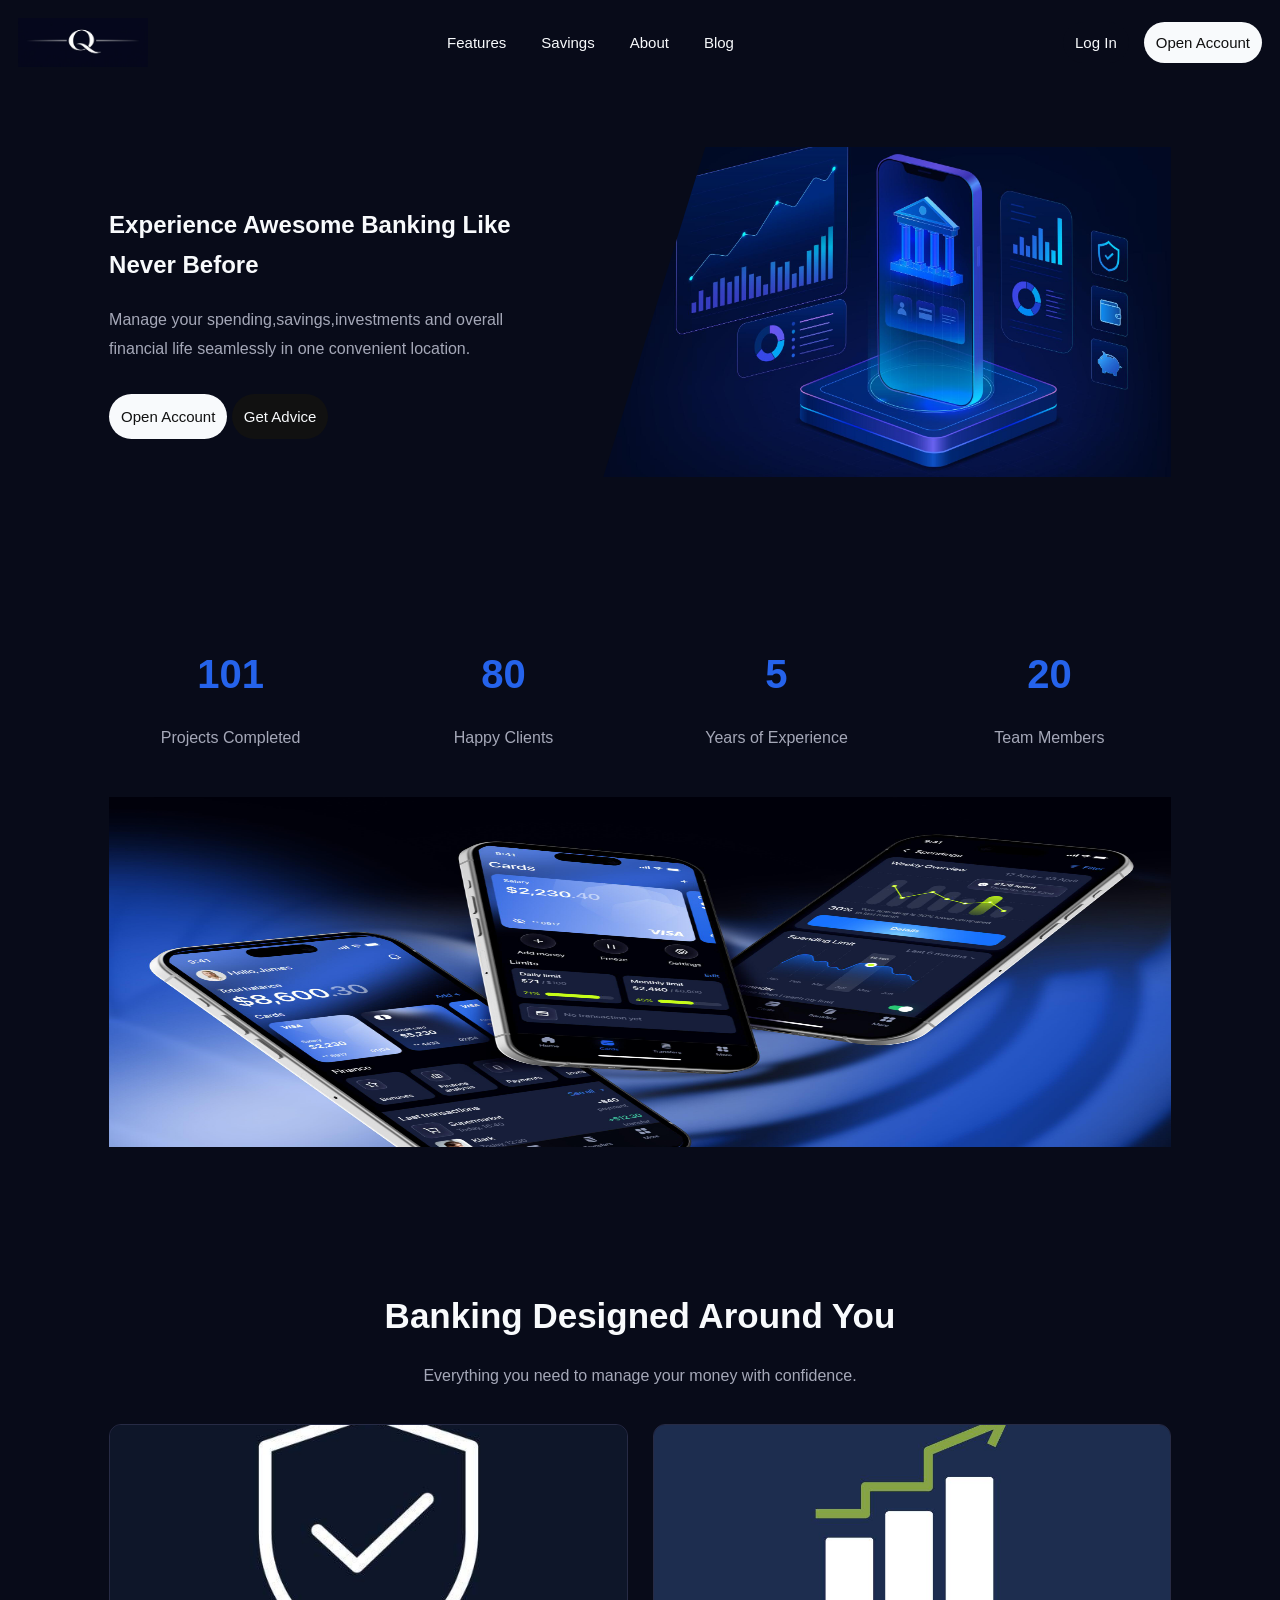
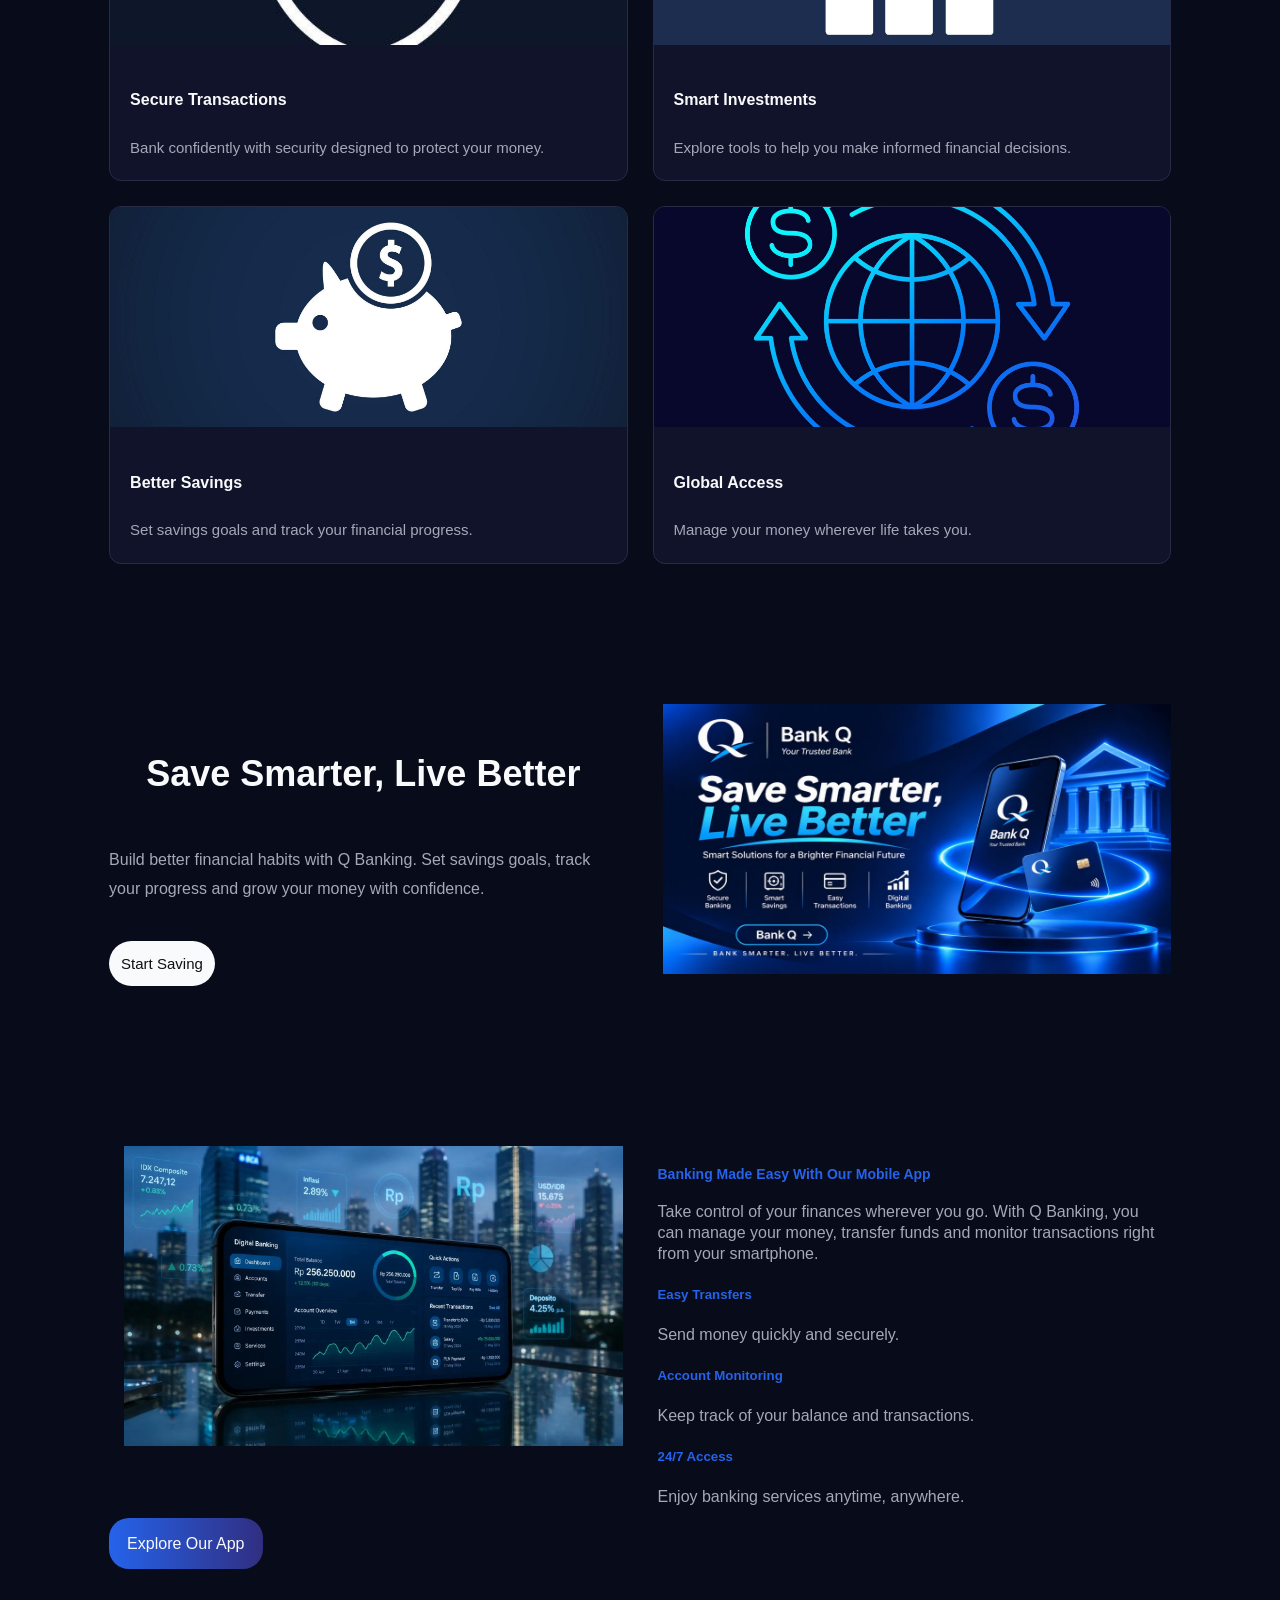
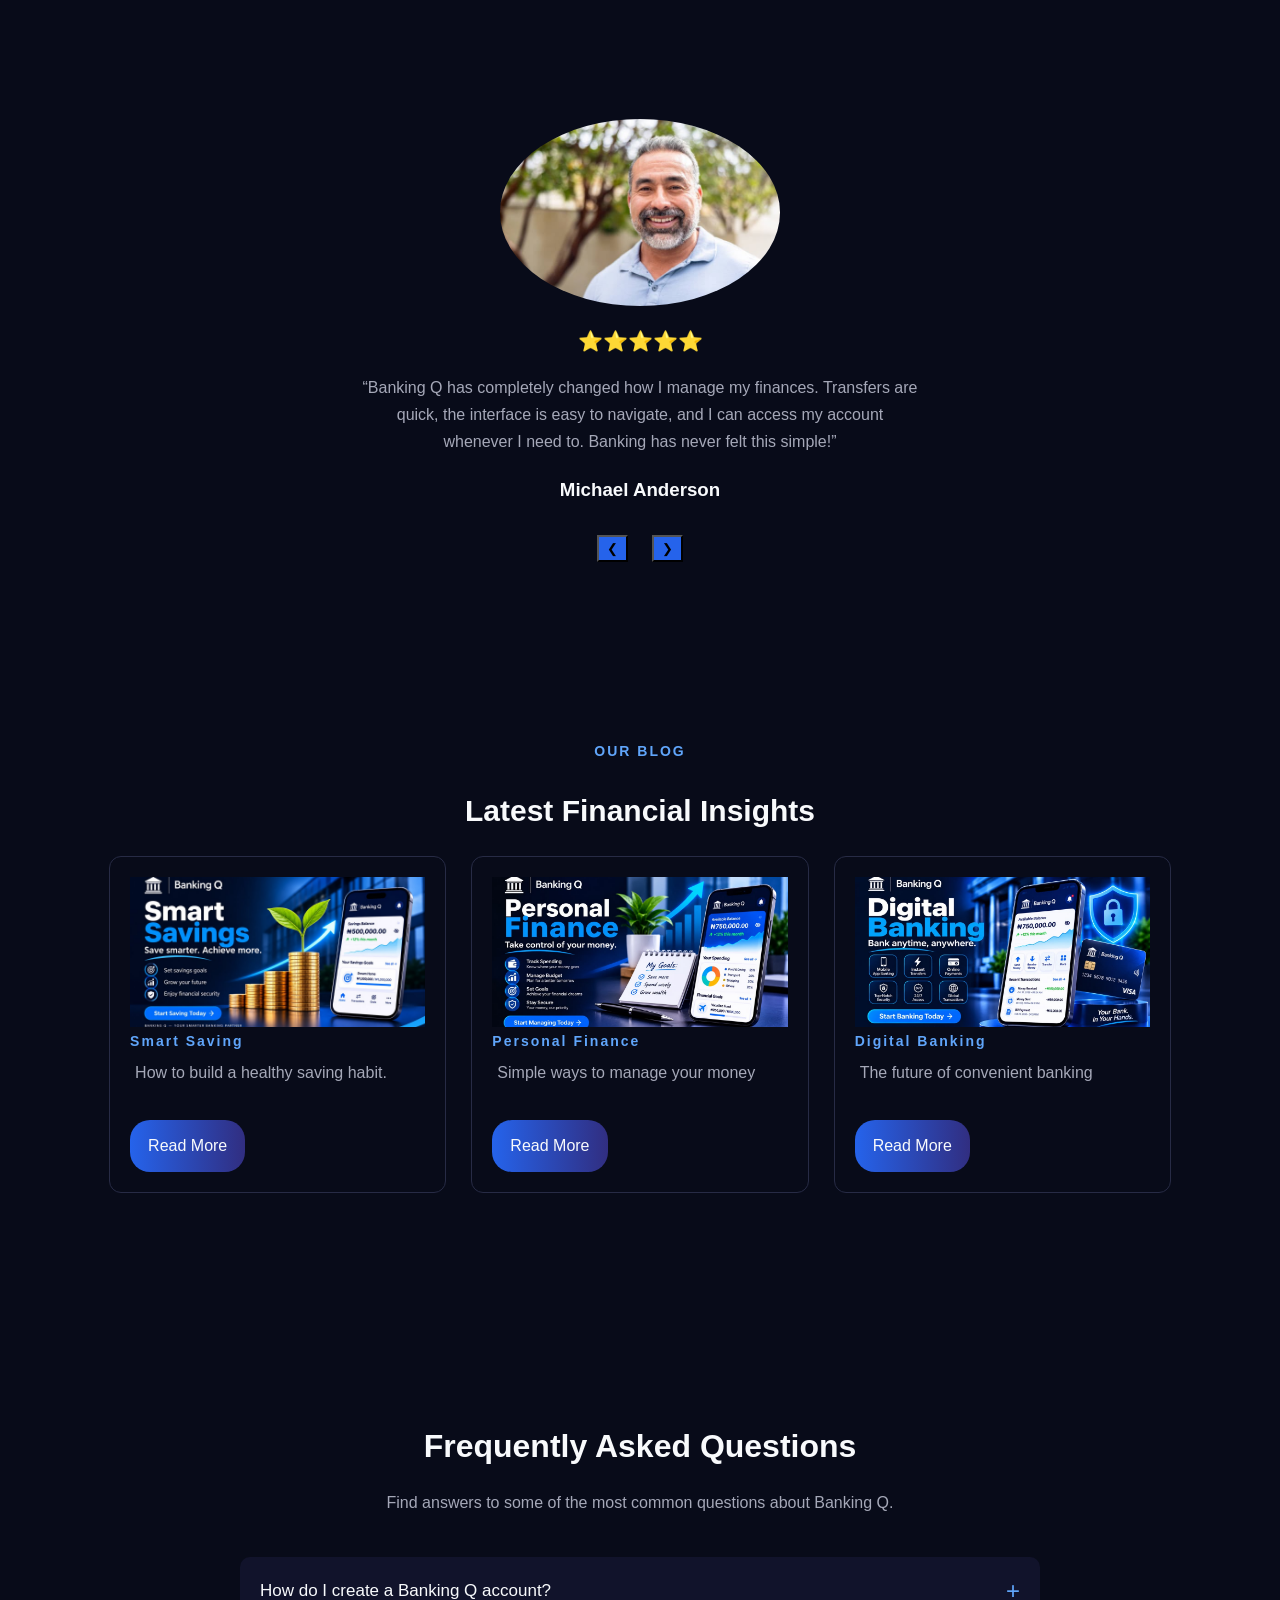
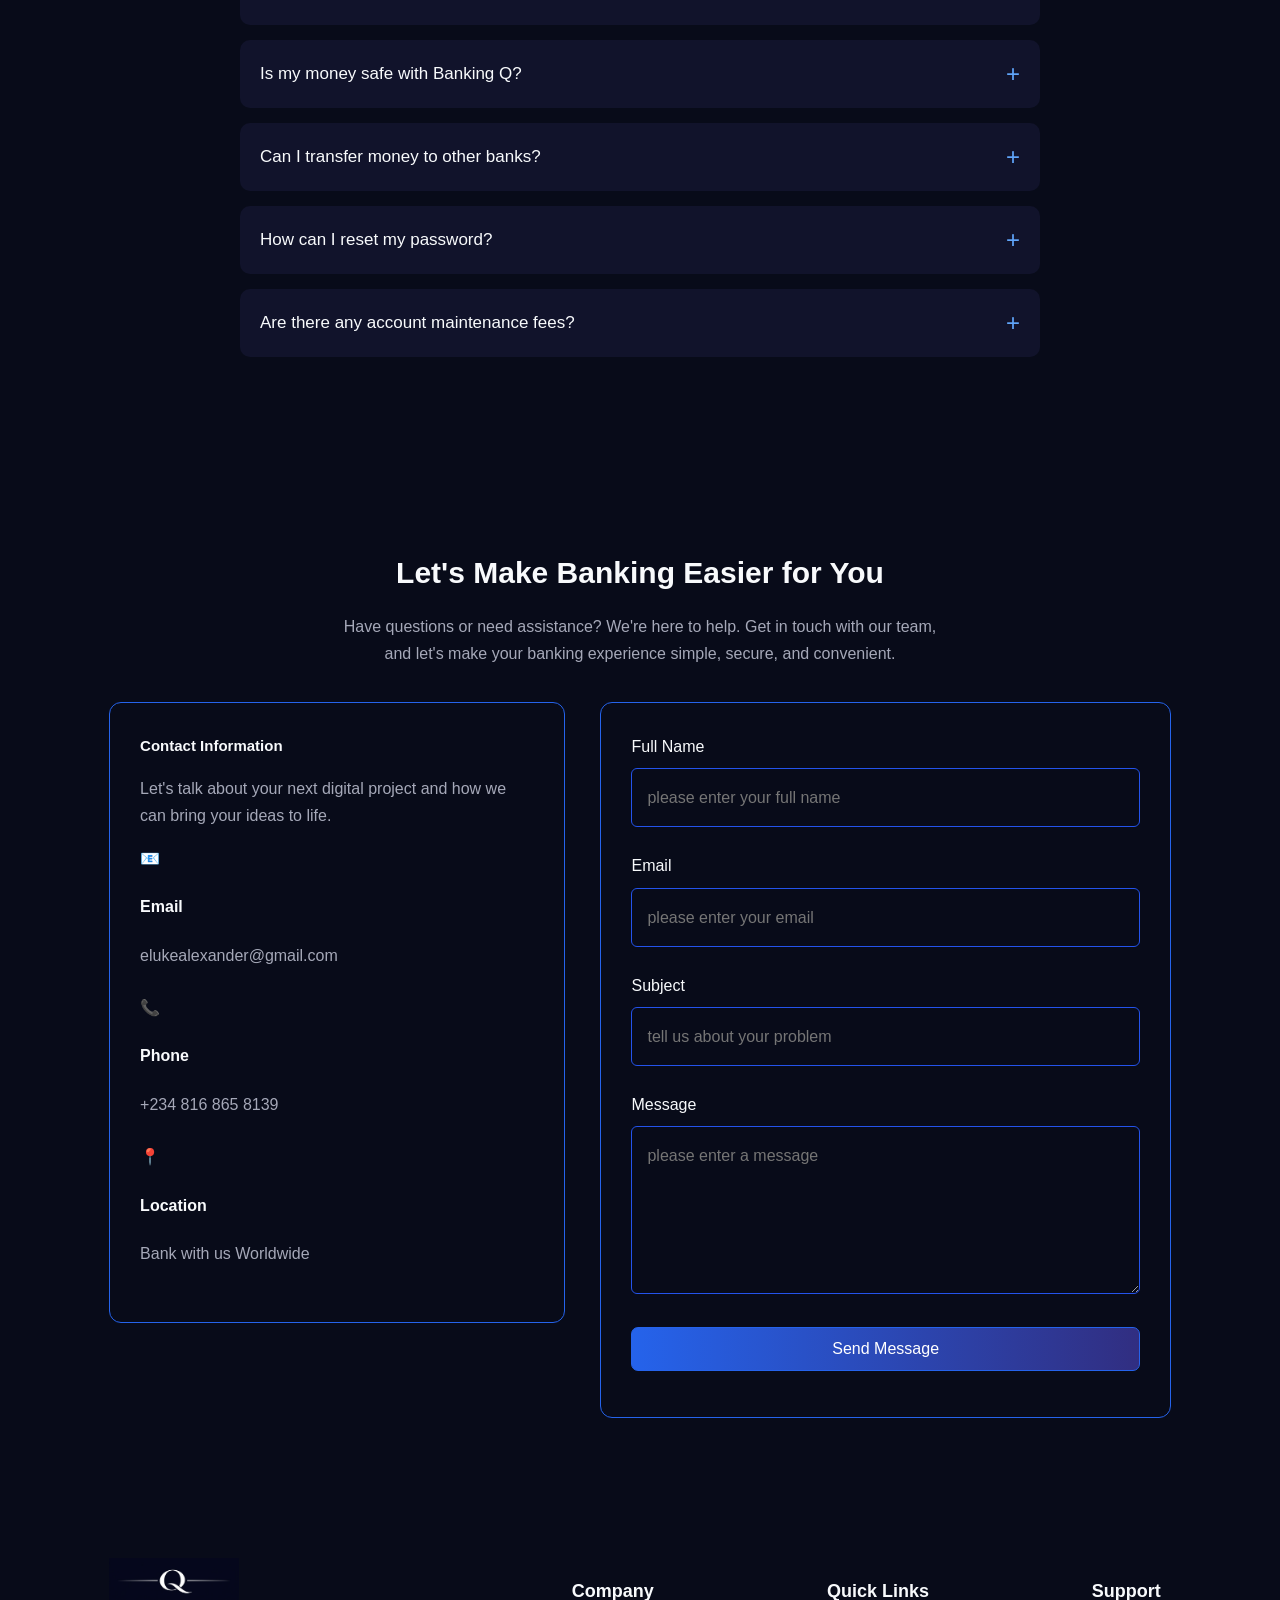
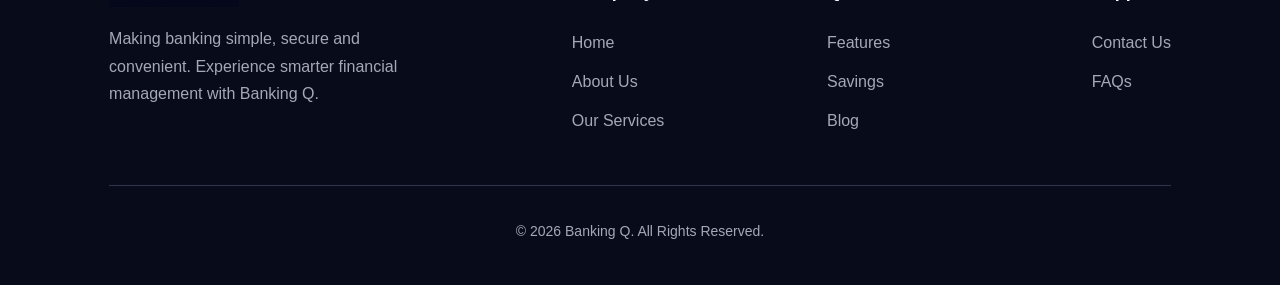
<file: index.html>
<!DOCTYPE html>
<html lang="en">
    <head>
        <meta charset="UTF-8" />
        <meta name="viewport" content="width=device-width, initial-scale=1.0">
        <link rel="stylesheet" href="banking.css">
        <title>Banking Q</title>
    </head>
    <body>
       <header>
       <nav>
                <img src="bankinglogo2.jpeg" alt="Banking Q Logo">

        <ul id="navLinks">
            <li><a href="#features" id="featuresLinks">Features</a></li>
            <li><a href="#savings" id="savingsLinks">Savings</a></li>
            <li><a href="#about" id="aboutLinks">About</a></li>
            <li><a href="#blog" id="blogLinks">Blog</a></li>
            
            <li class="mobile-nav-item">
             <a href="login.html">Log In</a>
            </li>

            <li class="mobile-nav-item">
               <a href="reg.html">Open Account</a>
            </li>
        </ul>

       <div class="nav-buttons">
            <a href="login.html" class="Btn">Log In</a>
            <a href="reg.html" class="Btn-contact">Open Account</a>
       </div>

             <button id="menuButton" class="menu-button" type="button">☰</button>
       </nav>
        </header>
        
        <section class="hero" id="home">
            <div class="hero-content">
                <div class="hero-text">
                    <h1>
                        Experience Awesome Banking Like Never Before
                    </h1>
                    <p>
                        Manage your spending,savings,investments and overall financial 
                        life seamlessly in one convenient location.
                    </p>
                    
                    <a href="reg.html" class="open-acct">Open Account</a>
                    <a href="#contact" class="get-ad">Get Advice</a>
                </div>
                <div class="hero-side-text">
                    <img src="bank%20structure.jpg" alt="bank logo">
                </div>
            </div>
        </section>
        
        <section class="statistics">
    <div class="stat">
        <h2 class="counter" data-target="150">2</h2>
        <p>Projects Completed</p>
    </div>

    <div class="stat">
        <h2 class="counter" data-target="80">2</h2>
        <p>Happy Clients</p>
    </div>

    <div class="stat">
        <h2 class="counter" data-target="5">0</h2>
        <p>Years of Experience</p>
    </div>

    <div class="stat">
        <h2 class="counter" data-target="20">2</h2>
        <p>Team Members</p>
        
    </div>
            <img src="bank%20hero.jpg" alt="bank hero">
</section>
        
        <section class="features-section" id="features">
            <div class="features-heading">
                <h2>Banking Designed Around You</h2>
                <p>
                     Everything you need to manage your money with confidence.
                </p>
            </div>
            <div class="features-container">
                
                <div class="features-card">
                    <div class="features-img">
                        <img src="secure%20transaction1.jpg" alt="secure transaction">
                    </div>
                    <div class="features-content">
                        <h4>Secure Transactions</h4>
                        <p>
                            Bank confidently with security designed to protect your money.
                        </p>
                    </div>
                </div>
                
                <div class="features-card">
                    <div class="features-img">
                        <img src="smart%20investment1.jpg" alt="smart investment">
                    </div>
                    <div class="features-content">
                        <h4>Smart Investments</h4>
                        <p>
                            Explore tools to help you make informed financial decisions.
                        </p>
                    </div>
                </div>
                <div class="features-card">
                    <div class="features-img">
                        <img src="better%20saving1.jpg" alt="better savings">
                    </div>
                    <div class="features-content">
                        <h4>Better Savings</h4>
                        <p>
                            Set savings goals and track your financial progress.
                        </p>
                    </div>
                </div>
                <div class="features-card">
                    <div class="features-img">
                        <img src="global%20access.jpg" alt="global access">
                    </div>
                    <div class="features-content">
                        <h4>Global Access</h4>
                        <p>Manage your money wherever life takes you.</p>
                    </div>
                </div>
            </div>
        </section>
        
        <section class="savings-section" id="savings">
            <div class="savings-container">
                <div class="savings-content">
                    <h4>Save Smarter, Live Better</h4>
                    
                    <p>
                         Build better financial habits with Q Banking.
                         Set savings goals, track your progress and grow
                         your money with confidence.
                    </p>
                    <br>
                    <a href="reg.html" class="open-acct">Start Saving</a>
                </div>
                <img src="bankp.jpg.jpeg" alt="bank savings">
            </div>
        </section>
        
        <section class="app-showcase" id="about">
            <div class="app-container">
                <img src="bank%20digital.jpg" alt="bank digital">
                
                
                <div class="app-content">
                    <h4>
                        Banking Made Easy With Our Mobile App
                    </h4>
                <p>
                    Take control of your finances wherever you go.
                    With Q Banking, you can manage your money,
                    transfer funds and monitor transactions
                    right from your smartphone.
                </p>
                    <div class="app-features">
                        <div>
                             <h5>Easy Transfers</h5>
                             <p>Send money quickly and securely.</p>
                        </div>
                        <div>
                             <h5>Account Monitoring</h5>
                             <p>Keep track of your balance and transactions.</p>
                        </div>
                        <div>
                            <h5>24/7 Access</h5>
                            <p>Enjoy banking services anytime, anywhere.</p>
                        </div>
                    </div>
                </div>
            </div>
             <a href="reg.html" class="app-Btn">Explore Our App</a>
        </section>
        
        <section class="review-section" id="review">
            <div class="review-container">
                <div class="review active">
                    <img src="testimonial1.jpeg.jpeg" alt="testimonial1">
                    <div class="kstar">⭐⭐⭐⭐⭐</div>
                    <p>
                       “Banking Q has completely changed how I manage my finances. Transfers are quick,
                        the interface is easy to navigate, and I can access my account whenever I need to. 
                        Banking has never felt this simple!”
                    </p>
                    <h3>Michael Anderson</h3>
                </div>
                
                <div class="review">
                    <img src="testimonial2.jpeg.jpeg" alt="testimonial2">
                     <div class="kstar">⭐⭐⭐⭐⭐</div>
                    <p>
                       “I love how convenient Banking Q is. From checking my balance to managing transactions, 
                        everything is just a few clicks away. The platform offers a smooth experience,
                        and I really appreciate its clean and modern design.”
                    </p>
                    <h3>Emily Williams</h3>
                </div>
                
                <div class="review">
                    <img src="testimonial3.jpeg.jpeg" alt="testimonial3">
                    <div class="kstar">⭐⭐⭐⭐⭐</div>
                    <p>
                        “I love how convenient Banking Q is. From checking my balance to managing transactions,
                        everything is just a few clicks away. The platform offers a smooth experience,
                        and I really appreciate its clean and modern design.”
                    </p>
                    <h3>Sarah Johnson</h3>
                </div>
                <button id="prevBtn">❮</button>
                <button id="nextBtn">❯</button>
            </div>
        </section>
        
        <section class="blog" id="blog">
            <div class="blog-heading">
                <span class="blog-label">OUR BLOG</span>
                <h2>Latest Financial Insights</h2>
            </div>
            
            <div class="blog-container">
                
                <article class="blog-card">
                    <div class="blog-content">
                        <img src="smart%20savings.jpeg" alt="smart savings">
                        <span class="blog-category">Smart Saving</span>
                        <p>
                            How to build a healthy saving habit.
                        </p>
                        <br>
                        <a href="#" class="blog-Btn">Read More</a>
                    </div>
                </article>
                
                <article class="blog-card">
                    <div class="blog-content">
                        <img src="personal%20finance.jpg.jpeg" alt="personal finance">
                        <span class="blog-category">Personal Finance</span>
                        <p>
                            Simple ways to manage your money
                        </p>
                        <br>
                        <a href="#" class="blog-Btn">Read More</a>
                    </div>
                </article>
                
                <article class="blog-card">
                    <div class="blog-content">
                        <img src="digital%20banking.jpeg" alt="digital banking">
                        <span class="blog-category">Digital Banking</span>
                        <p>
                            The future of convenient banking
                        </p>
                        <br>
                         <a href="#" class="blog-Btn">Read More</a>
                        
                    </div>
                </article>
                
            </div>
        </section>
        
        <section class="faq" id="faq">

<div class="faq-header">
    <h2>
        Frequently Asked Questions</h2>
    <p>
        Find answers to some of the most common questions about Banking Q.
    </p>
</div>

<div class="faq-container">

    <div class="faq-item">
        <button class="faq-question">
            How do I create a Banking Q account?
            <span>+</span>
        </button>
        <div class="faq-answer">
            <p>
                You can create an account by signing up through our
                platform and providing the required information.
            </p>
        </div>
    </div>

    <div class="faq-item">
        <button class="faq-question">
            Is my money safe with Banking Q?
            <span>+</span>
        </button>
        <div class="faq-answer">
            <p>
                Banking Q is designed with security in mind to help 
                protect your personal and financial information.
            </p>
        </div>
    </div>

    <div class="faq-item">
        <button class="faq-question">
            Can I transfer money to other banks?
            <span>+</span>
        </button>
        <div class="faq-answer">
            <p>
                Yes, the platform is designed to make transferring 
                money to other banks simple and convenient.
            </p>
        </div>
    </div>

    <div class="faq-item">
        <button class="faq-question">
            How can I reset my password?
            <span>+</span>
        </button>
        <div class="faq-answer">
            <p>
                Select the forgot password option and follow
                the instructions to reset your password.
            </p>
        </div>
    </div>

    <div class="faq-item">
        <button class="faq-question">
            Are there any account maintenance fees?
            <span>+</span>
        </button>
        <div class="faq-answer">
            <p>
                Any applicable account fees will be clearly communicated through the platform.
            </p>
        </div>
    </div>

</div>

</section>
        
<section class="contact" id="contact">
    <div class="contact-heading">
        <h2>Let's Make Banking Easier for You</h2>
        
        <p>
            Have questions or need assistance? We're here to help.
            Get in touch with our team, and let's make your banking
            experience simple, secure, and convenient.
        </p>
    </div>
    
    <div class="contact-container">
        <div class="contact-info">
            <h3>Contact Information</h3>
            
            <p>
                Let's talk about your next digital project
                and how we can bring your ideas to life.
            </p>
            
            <div class="contact-items">
            <span>📧</span>
            <h4>Email</h4>
            <p>elukealexander@gmail.com</p>
        </div>
            
            <div class="contact-items">
                <span>📞</span>
                <h4>Phone</h4>
                <p>+234 816 865 8139</p>
            </div>
            
            <div class="contact-items">
                <span>📍</span>
                <h4>Location</h4>
                <p>Bank with us Worldwide</p>
            </div>
        </div>
        
        <div class="contact-form">
            <form id="contactForm">
            
            <div class="form-group">
               <label for="fullName">Full Name</label>
            <input
                type="text"
                id="fullName"
                name="fullName"
                placeholder="please enter your full name"
                required
            >
            </div>
            
            <div class="form-group">
                <label for="email">Email</label>
            <input
                type="email"
                id="email"
                name="email"
                placeholder="please enter your email"
                required
            >
            </div>
            
            <div class="form-group">
                <label for="subject">Subject</label>
                <input
                    type="text"
                    id="subject"
                    name="subject"
                    placeholder="tell us about your problem"
                    required
                >
            </div>
            
            <div class="form-group">
                <label for="message">Message</label>
                <textarea
                    id="message"
                    name="message"
                    rows="5"
                    placeholder="please enter a message"
                    required
                 ></textarea>
            </div>
            
            <button type="submit" class="contact-button">
                Send Message
            </button>
            
            <p id="formMessage" aria-live="polite"></p>
    
            </form>
        </div>
        
    </div>
</section>

<footer class="footer">

    <div class="footer-container">

        <div class="footer-about">
            <img src="bankinglogo2.jpeg"  alt="bank logo">

            <p>
                Making banking simple, secure and convenient.
                Experience smarter financial management with Banking Q.
            </p>
        </div>

        <div class="footer-links">
            <h3>Company</h3>
             <a href="#home">Home</a>
            <a href="#about">About Us</a>
            <a href="#blog">Our Services</a>
        </div>

        <div class="footer-links">
            <h3>Quick Links</h3>
            <a href="#features">Features</a>
            <a href="#savings">Savings</a>
            <a href="#blog">Blog</a>
        </div>

        
        <div class="footer-links">
            <h3>Support</h3>
            <a href="#contact">Contact Us</a>
            <a href="#faq">FAQs</a>
        </div>

    </div>

    <div class="footer-bottom">
        <p>© 2026 Banking Q. All Rights Reserved.</p>
    </div>

</footer>

        
        <script src="banking.js"></script>
    </body>
</html>
</file>
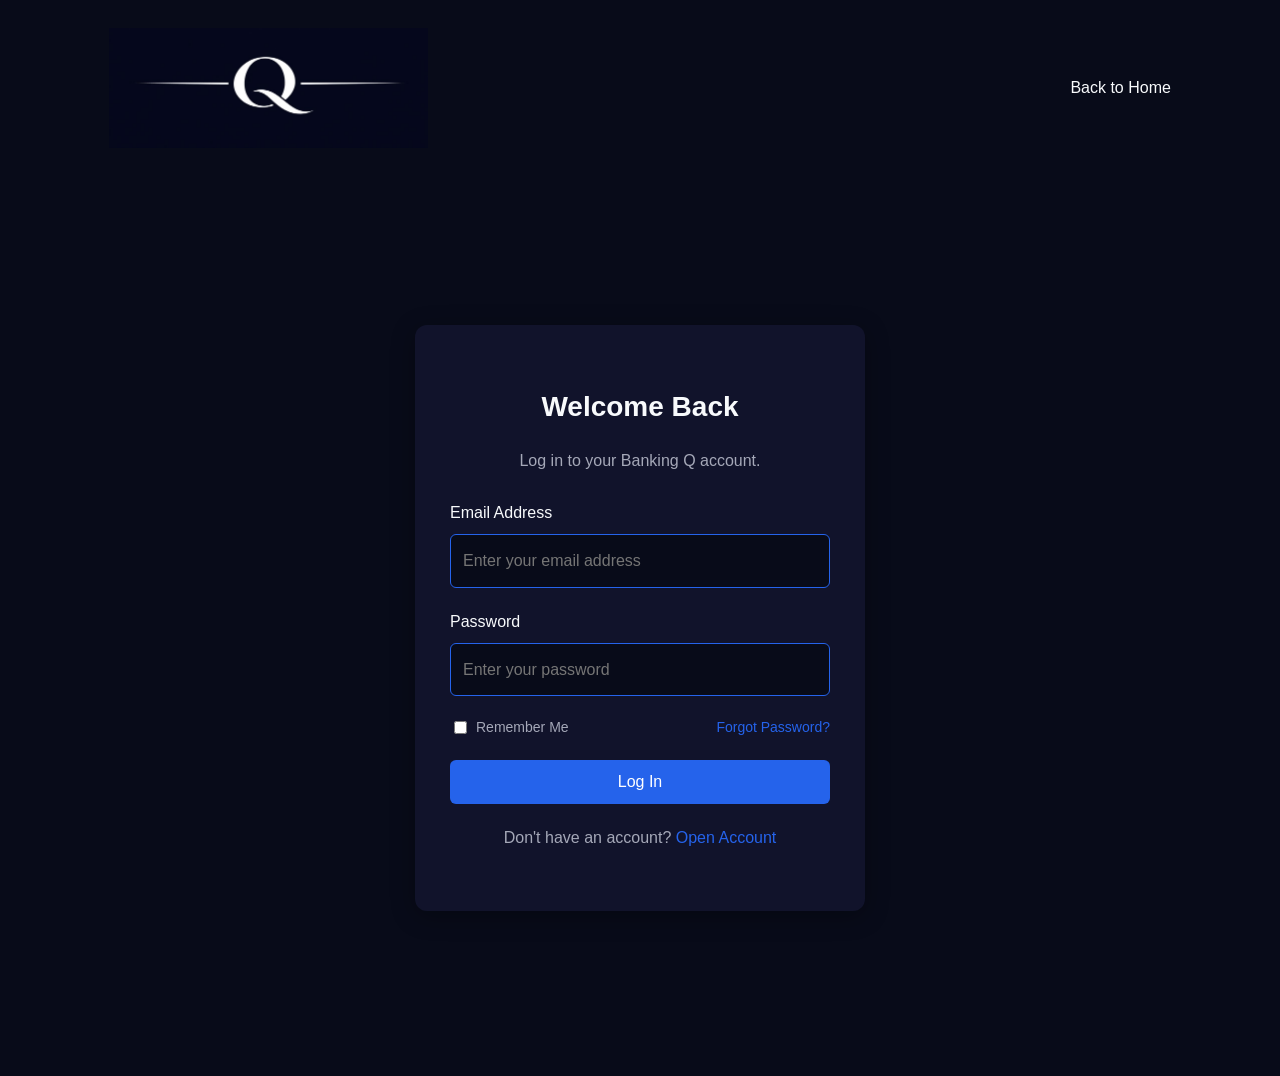
<file: login.html>
<!DOCTYPE html>
<html lang="en">
    <head>
        <meta charset="UTF-8" />
        <meta name="viewport" content="width=device-width, initial-scale=1.0">
    <title>Log In | Banking Q</title>
    <link rel="stylesheet" href="banking.css">
    </head>
    <body>
        
        <header class="login-header">
            <img src="bankinglogo2.jpeg" alt="bank logo">
            <a href="banking.html" class="login-brand">
    </a>

    <a href="banking.html" class="back-home">Back to Home</a>

       </header>
        
        <main>
            <section class="login-section">

    <div class="login-container">

        <h1>Welcome Back</h1>
        <p>Log in to your Banking Q account.</p>

        <form id="loginForm">

            <div class="form-group">
                <label for="loginEmail">Email Address</label>
                <input
                    type="email"
                    id="loginEmail"
                    name="email"
                    placeholder="Enter your email address"
                    required
                >
            </div>

            <div class="form-group">
                <label for="loginPassword">Password</label>
                <input
                    type="password"
                    id="loginPassword"
                    name="password"
                    placeholder="Enter your password"
                    required
                >
            </div>

            <div class="login-options">
                <label>
                    <input type="checkbox" id="rememberMe">
                    Remember Me
                </label>

                <a href="#">Forgot Password?</a>
            </div>

            <button type="submit" class="login-button">
                Log In
            </button>

            <p id="loginMessage" aria-live="polite"></p>

        </form>

        <p class="register-link">
            Don't have an account?
            <a href="reg.html">Open Account</a>
        </p>

    </div>

</section>
        </main>
        <script src="login.js"></script>
    </body>
</html>
</file>
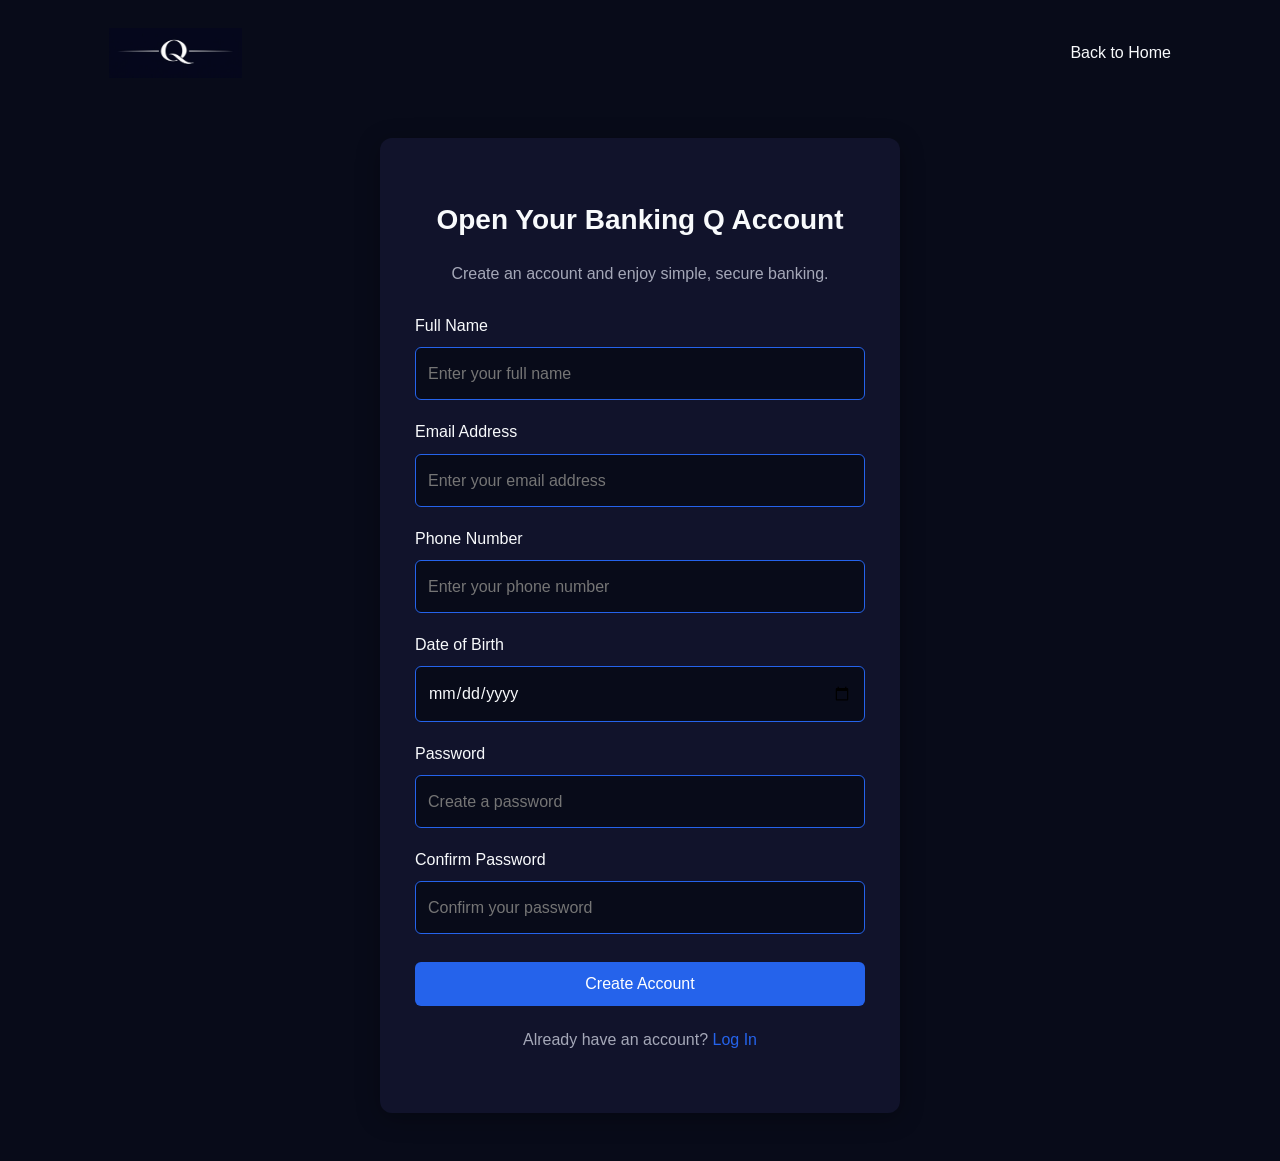
<file: reg.html>
<!DOCTYPE html>
<html lang="en">
    <head>
        <meta charset="UTF-8" />
         <meta name="viewport" content="width=device-width, initial-scale=1.0">
        <title>Open Account | Banking Q</title>
         <link rel="stylesheet" href="banking.css">
    </head>
    <body>
        
            <header class="register-header">
    <a href="banking.html" class="register-brand">
           <img src="bankinglogo2.jpeg" alt="banking logo">
    </a>

    <a href="banking.html" class="back-home">Back to Home</a>

        </header>
        
        <main>
            <section class="register-section">

    <div class="register-container">

        <h1>Open Your Banking Q Account</h1>
        <p>Create an account and enjoy simple, secure banking.</p>

        <form id="registerForm">

            <div class="form-group">
                <label for="fullName">Full Name</label>
                <input type="text" id="fullName" name="fullName"
                    placeholder="Enter your full name" required>
            </div>

            <div class="form-group">
                <label for="email">Email Address</label>
                <input type="email" id="email" name="email"
                    placeholder="Enter your email address" required>
            </div>

            <div class="form-group">
                <label for="phone">Phone Number</label>
                <input type="tel" id="phone" name="phone"
                    placeholder="Enter your phone number" required>
            </div>

            <div class="form-group">
                <label for="dob">Date of Birth</label>
                <input type="date" id="dob" name="dob" required>
            </div>

            <div class="form-group">
                <label for="password">Password</label>
                <input type="password" id="password" name="password"
                    placeholder="Create a password" required>
            </div>

            <div class="form-group">
                <label for="confirmPassword">Confirm Password</label>
                <input type="password" id="confirmPassword"
                    name="confirmPassword"
                    placeholder="Confirm your password" required>
            </div>

            <button type="submit" class="register-button">
                Create Account
            </button>

            <p id="registerMessage"></p>

        </form>

        <p class="login-link">
            Already have an account? <a href="login.html">Log In</a>
        </p>

    </div>

</section>
        </main>
        <script src="reg.js"></script>
    </body>
</html>
</file>
<file: banking.css>
* {
    box-sizing: border-box;
}

body {
    font-family: Arial, Helvetica, sans-serif;
    font-weight: 200;
    color: #f8fafc;
    background-color: #080b19;
    line-height: 1.7;
    font-size: 16px;
}

header {
    justify-content: space-between;
    padding: 10px;
}

nav {
    display: flex;
    align-items: center;
    justify-content: space-between;
}

nav img {
    width: 130px;
    height: auto;
    display: block;
    align-items: center;
}

nav ul {
    list-style-type: none;
    display: flex;
    gap: 25px;
    justify-content: space-between;
    align-items: center;
    padding: 0;
    margin: 0  auto;
}


.nav-buttons {
    display: flex;
    align-items: center;
    gap: 15px;
    margin-left: 30px;
}

nav li a {
    display: inline-block;
    padding: 10px 5px;
    text-decoration: none;
    color: #f8fafc;
    font-weight: 500;
    border-radius: 15px;
    font-size: 15px;
    transition: color 0.3s ease,
                background 0.3s ease,
                transform 0.3s ease;
}

nav li a:hover {
    color: #111;
    background-color: #ddd;
    transform: translateY(-2px);
}

.Btn {
    display: inline-block;
    padding: 8px 12px;
    background-color: #080b19;
    text-decoration: none;
    color: #f8fafc;
    font-weight: 300;
    border-radius: 25px;
    font-size: 15px;
    transition: transform 0.3s ease,
                box-shadow 0.3s ease;
}

.Btn:hover {
    color: #111;
    background-color: #f8fafc;
    transform: translateY(-3px);
}

.Btn-contact {
    display: inline-block;
    padding: 8px 12px;
    background-color: #f8fafc;
    text-decoration: none;
    color: #111;
    font-weight: 300;
    border-radius: 25px;
    font-size: 15px;
    transition: transform 0.3s ease,
                box-shadow 0.3s ease;
}

.Btn-contact:hover {
    color: black;
    transform: translateY(-3px);
}

.hero {
    width: 100%;
    padding: 70px 8%;
    box-sizing: border-box;
    background-color: #080b19;
}

.hero-content {
    display: flex;
    align-items: center;
    justify-content: space-around;
    min-width: 150px;
    margin: 0 auto;
    gap: 40px;
    box-sizing: border-box;
}

.hero-text {
    flex: 1;
    min-width: 0;
    box-sizing: border-box;
}

.hero-text h2 {
    color: #f8fafc;
    font-size: clamp(30px, 3.2vw, 48px);
    line-height: 1.25;
    margin: 0 0 24px;
}

.hero-text p {
    color:  #a5a8b8;
    font-size: 16px;
    line-height: 1.8;
    margin: 0 0 30px;
}

.hero-side-text {
    flex: 1.25;
    min-width: 0;
    max-width: 100%;
    overflow: hidden;
}

.hero-side-text img {
    display: block;
    width: 100%;
    height: 330px;
    object-fit: cover;
    overflow: hidden;
    object-position: center;
    clip-path: polygon(18% 0, 100% 0, 100% 100%, 0 100%);
}

.statistics {
    display: flex;
    justify-content: space-around;
    align-items: center;
    flex-wrap: wrap;
    gap: 30px;
    padding: 60px 8%;
    background-color:  #080b19;
    color: #f8fafc;
    text-align: center;
}

.stat {
    flex: 1;
    min-width: 150px;
}

.stat h2 {
    font-size: 40px;
    color: #2563eb;
    margin-bottom: 10px;
}

.stat p {
    font-size: 16px;
    color: #A5A8B8;
}

.statistics img {
    width: 100%;
    height: 350px;
    display: block;
}

.open-acct {
    display: inline-block;
    padding: 10px 12px;
    background-color: #f8fafc;
    color: #111;
    font-weight: 300;
    gap: 20px;
    font-size: 15px;
    border-radius: 25px;
    cursor: pointer;
    text-decoration: none;
    transition: transform 0.3s ease,
                box-shadow 0.3s ease;
}

.open-acct:hover{
    transform: translateY(-3px);
}

.get-ad {
    display: inline-block;
    padding: 10px 12px;
    background-color: #111;
    color: #f8fafc;
    font-weight: 300;
    gap: 20px;
    cursor: pointer;
    font-size: 15px;
    border-radius: 25px;
    text-decoration: none;
    transition: transform 0.3s ease,
                box-shadow 0.3s ease;
}

.get-ad:hover {
    transform: translateY(-3px);
}

html {
    scroll-behavior: smooth;
}

.features-section {
    padding: 50px 0;
    background-color: #080b19;
}

.features-heading {
    text-align: center;
    margin-bottom: 35px;
    padding: 0 20px;
}

.features-heading h2 {
    color: #f8fafc;
    font-size: 35px;
    margin-bottom: 10px;
}

.features-heading p {
    color: #a5a8b8;
    line-height: 1.7;
    font-size: 16px;
}

.features-container {
    display: grid;
    grid-template-columns: repeat(2, minmax(0, 1fr));
    gap: 25px;
    padding: 0 8%;
    box-sizing: border-box;
}

.features-card {
    min-width: 0;
    overflow: hidden;
    border-radius: 12px;
    background-color: #11132b;
    border: 1px solid #272b45;
    transition: transform 0.3s ease,
                box-shadow 0.3 ease;
}

.features-img {
    width: 100%;
    overflow: hidden;
}

.features-img img {
    width: 100%;
    height: 220px;
    object-fit: cover;
    object-position: center;
    display: block;
    transition: transform 0.3s ease;
}

.features-content {
    padding: 20px
}

.features-content h2 {
    color: #f8fafc;
    font-size: 20px;
    margin: 0 0 12px;
}

.features-content p {
    color: #a5a8b8;
    font-size: 15px;
    line-height: 1.7;
    margin: 0;
}

.features-card:hover {
    transform: translateY(-4px);
    border: 1px solid #2563eb;
    box-shadow: 0 8px 20px rgba(37, 99, 235, 0.15);
}

.savings-section {
    padding: 80px 8%;
    background-color: #080b19;
    color: #f8fafc;
}

.savings-container {
    display: grid;
    grid-template-columns: 1fr 1fr;
    gap: 45px;
    border-radius: 12px;
    margin: 10px 0;
}

.savings-content h4 {
    font-size: 36px;
    text-align: center;
    color: #f8fafc;
    line-height: 1.3;
}

.savings-content p {
    color: #A5A8B8;
    line-height: 1.8;
    margin-bottom: 10px;
}

.savings-section img {
    display: block;
    width: 100%;
    height: 270px;
    object-fit: calc();
    object-position: center;
}

.app-showcase {
    padding: 70px 8%;
    background-color: #080b19;
    color: #f8fafc;
}

.app-container {
    display: grid;
    grid-template-columns: 1fr 1fr;
    gap: 35px;
    margin: 0 15px;
}

.app-container img {
    display: block;
    width: 100%;
    height: 300px;
    object-fit: cover;
    object-position: center;
    margin-bottom: 10px;
}

.app-content h4 {
    color: #2563eb;
    font-size: 14px;
    line-height: 1.35;
}

.app-content p {
    color: #A5A8B8;
    line-height: 1.3;
    margin-bottom: 10px;
}

.app-features {
    padding-right: 0 10px;
}

.app-features h5 {
    color: #2563eb;
    text-align: left;
    line-height: 1.2;
}

.app-features p {
    color: #A5A8B8;
    text-align: left;
    line-height: 1.3;
}

.app-Btn {
    display: inline-block;
    padding: 12px 18px;
    background: linear-gradient(90deg, #2563eb, #312e81);
    color: #f8fafc;
    border-radius: 20px;
    text-decoration: none;
    gap: 20px;
    cursor: pointer;
    transition: box-shadow 0.3s ease,
                opacity 0.3s ease;
    
}

.app-Btn:hover {
    opacity: 0.38;
    transform: translateY(-2px);
    background: linear-gradient(90deg, #2563eb, #312e81);
    
}

.review-section {
    padding: 30px;
    text-align: center;
}

.review.active {
    display: block;
}

.review {
    display: none;
}

.review-container {
    padding: 20px;
    max-width: 600px;
    margin: 30px auto;
}

.review img {
    width: 50%;
    height: 70%;
    object-fit: cover;
    border-radius: 50%;
}

.review-section h3 {
    color: #f8fafc;
}

.review-section p {
    color: #A5A8B8;
}

.kstar {
    margin-top: 10px;
    font-size: 20px;
}

#prevBtn,
#nextBtn {
    margin: 10px;
    padding: 4px 8px;
    background-color: #2563eb;
}

.blog {
    padding: 80px 8%;
    background-color: #080b19;
    color: #f8fafc;
    margin-bottom: 60px;
    padding-bottom: 60px;
}

.blog-heading {
    text-align: center;
    font-size: 20px;
    margin-bottom: 20px;
}

.blog-label {
    color: #60a5fa;
    font-size: 14px;
    letter-spacing: 2px;
    font-weight: bold;
}

.blog-heading h2 {
    line-height: 1.35;
    color: #f8fafc;
}

.blog-container {
    display: grid;
    grid-template-columns: repeat(3, minmax(0, 1fr));
    gap: 25px;
    align-items: center;
    width: 100%;
}

.blog-card {
    background-color: #080b19;
    border: 1px solid #272b45;
    border-radius: 12px;
    overflow: hidden;
    transition: transform 0.3s ease,
                box-shadow 0.3s ease;
}

.blog-card:hover {
    transform: translateY(-5px);
    border: 1px solid #2563eb;
}

.blog-card img {
    width: 100%;
    height: 150px;
    object-fit: cover;
    display: block;
}
.blog-content {
    padding: 20px;
}

.blog-category {
    color: #60a5fa;
    font-size: 14px;
    letter-spacing: 2px;
    text-align: center;
    font-weight: bold;
}

.blog-content p {
    color: #a5a8b8;
    line-height: 1.8;
    margin: 5px;
}

.blog-Btn {
    display: inline-block;
    padding: 12px 18px;
    background: linear-gradient(90deg, #2563eb, #312e81);
    color: #f8fafc;
    border-radius: 20px;
    text-decoration: none;
    gap: 20px;
    cursor: pointer;
    transition: box-shadow 0.3s ease,
                opacity 0.3s ease;
}

.blog-Btn:hover {
    opacity: 0.38;
    transform: translateY(-2px);
    background: linear-gradient(90deg, #2563eb, #312e81);
}


.faq {
    padding: 80px 8%;
    background-color: #080b19;
    color: #f8fafc;
}

.faq-header {
    text-align: center;
    margin-bottom: 40px;
}

.faq-header h2 {
    font-size: 32px;
    margin-bottom: 15px;
}

.faq-header p {
    color: #A5A8B8;
    font-size: 16px;
}


.faq-container {
    max-width: 800px;
    margin: auto;
}

.faq-item {
    background-color: #11132b;
    margin-bottom: 15px;
    border-radius: 10px;
    overflow: hidden;
}


.faq-question {
    width: 100%;
    padding: 20px;
    display: flex;
    justify-content: space-between;
    align-items: center;
    background: none;
    border: none;
    color: #f8fafc;
    font-size: 17px;
    text-align: left;
    cursor: pointer;
}

.faq-question span {
    font-size: 24px;
    color: #60a5fa;
}

.faq-answer {
    padding: 0 20px;
    color: #A5A8B8;
    line-height: 1.7;
}

.faq-answer {
    display: none;
}

.contact {
    padding: 80px 8%;
    background-color: #080b19;
    color: #f8fafc;
}

.contact-heading {
    text-align: center;
    margin-bottom: 35px;
}

.contact-heading h2 {
    color: #f8fafc;
    margin: 15px 0;
    font-size: 30px;
}

.contact-heading p {
    color: #a5a8b8;
    margin: 0 auto;
    line-height: 1.7;
    max-width: 600px;
}

.contact-container {
    display: grid;
    grid-template-columns: 1fr 1.25fr;
    gap: 35px;
    align-items: start;
}

.contact-info {
    background-color: #080b19;
    border: 1px solid #2563eb;
    border-radius: 12px;
    padding: 30px;
}

.contact-info h3 {
    font-size: 15px;
    margin-top: 0;
}

.contact-info p {
    color: #a5a8b8;
    line-height: 1.7;
}

.contact-items {
   margin-bottom: 25px; 
}

.contact-items h3 {
    color: #f8fafc;
    margin-bottom: 5px;
    
}

.contact-form {
    background-color: #080b19;
    border-radius: 12px;
    border: 1px solid #2563eb;
    padding: 30px;
}

.form-group {
    margin-bottom: 25px;
}

.form-group label {
    display: block;
    margin-bottom: 8px;
    font-weight: 500;
    color: #f8fafc;
}

.form-group input,
.form-group textarea {
    width: 100%;
    padding: 15px;
    color: #a5a8b8;
    border: 1px solid #2453eb;
    background-color: #080b19;
    border-radius: 6px;
    outline: none;
    font: inherit;    
}

.form-group input:focus,
.form-group textarea:focus {
    border-color: #2563eb;
}

.form-group textarea {
    resize: vertical;
}

.contact-button {
    width: 100%;
    padding: 12px 16px;
    border-radius: 7px;
    cursor: pointer;
    border: 1px solid #2563eb;
    background: linear-gradient(90deg, #2563eb, #312e81);
    color: white;
    font-size: 16px;
    transition: opacity 0.3s ease;
}

.contact-button:hover {
    opacity: 1.6;
    transform: translateY(-1px);
}

#formMessage {
    margin-bottom: 0;
    color: #A5A8B8;
}

.footer {
    background-color: #080b19;
    padding: 60px 8% 20px;
    color: #f8fafc;
}

.footer-container {
    display: flex;
    justify-content: space-between;
    flex-wrap: wrap;
    gap: 40px;
    max-width: 1200px;
    margin: auto;
}

.footer-about img {
    width: 130px;
    max-width: 100%;
    height: auto;
    display: block;
    margin-bottom: 18px;
}

.footer-about {
    max-width: 300px;
}

.footer-about h2 {
    font-size: 28px;
    margin-bottom: 15px;
}

.footer-about h2 span {
    color: #2563eb;
}

.footer-about p {
    color: #A5A8B8;
    line-height: 1.7;
}

.footer-links {
    display: flex;
    flex-direction: column;
    gap: 12px;
}

.footer-links h3 {
    font-size: 18px;
    margin-bottom: 10px;
}

.footer-links a {
    color: #A5A8B8;
    text-decoration: none;
    transition: 0.3s;
}

.footer-links a:hover {
    color: #2563eb;
}

.footer-bottom {
    text-align: center;
    border-top: 1px solid #30334d;
    margin-top: 50px;
    padding-top: 20px;
}

.footer-bottom p {
    color: #A5A8B8;
    font-size: 14px;
}

/* Registration Page */

.register-header {
    display: flex;
    justify-content: space-between;
    align-items: center;
    padding: 20px 8%;
    background: #080b19;
}

.register-header img {
    width: 100%;
    height: 50px;
    object-fit: cover;
    display: block;
}

.register-brand {
    color: #f8fafc;
    font-size: 24px;
    font-weight: bold;
    text-decoration: none;
}

.register-brand span {
    color: #2563eb;
}

.back-home {
    color: #f8fafc;
    text-decoration: none;
}

.back-home:hover {
    color: #2563eb;
}

.register-section {
    min-height: 100vh;
    display: flex;
    justify-content: center;
    align-items: center;
    background: #080b19;
    padding: 40px 20px;
}

.register-container {
    width: 100%;
    max-width: 520px;
    background: #11132b;
    padding: 35px;
    border-radius: 12px;
    box-shadow: 0 5px 25px rgba(0, 0, 0, 0.3);
}

.register-container h1 {
    color: #f8fafc;
    text-align: center;
    font-size: 28px;
    margin-bottom: 10px;
}

.register-container > p {
    color: #A5A8B8;
    text-align: center;
    margin-bottom: 25px;
}

.register-container .form-group {
    margin-bottom: 18px;
}

.register-container label {
    display: block;
    color: #f8fafc;
    margin-bottom: 8px;
}

.register-container input {
    width: 100%;
    padding: 12px;
    border: 1px solid #2563eb;
    border-radius: 6px;
    background: #080b19;
    color: #f8fafc;
    outline: none;
}

.register-container input:focus {
    border-color: #2563eb;
}

.register-button {
    width: 100%;
    padding: 13px;
    background: #2563eb;
    color: #fff;
    border: none;
    border-radius: 6px;
    font-size: 16px;
    cursor: pointer;
    margin-top: 10px;
}

.register-button:hover {
    background: #1d4ed8;
}

.login-link {
    color: #A5A8B8;
    text-align: center;
    margin-top: 20px;
}

.login-link a {
    color: #2563eb;
    text-decoration: none;
}

/* Login Page */

.login-header {
    display: flex;
    justify-content: space-between;
    align-items: center;
    padding: 20px 8%;
    background: #080b19;
}

.login-header img {
    width: 30%;
    height: 120px;
    object-fit: cover;
    display: block;
}

.login-brand {
    color: #f8fafc;
    font-size: 24px;
    font-weight: bold;
    text-decoration: none;
}

.login-brand span {
    color: #2563eb;
}

.back-home {
    color: #f8fafc;
    text-decoration: none;
}

.back-home:hover {
    color: #2563eb;
}

.login-section {
    min-height: 100vh;
    display: flex;
    justify-content: center;
    align-items: center;
    background: #080b19;
    padding: 40px 20px;
}

.login-container {
    width: 100%;
    max-width: 450px;
    background: #11132b;
    padding: 35px;
    border-radius: 12px;
    box-shadow: 0 5px 25px rgba(0, 0, 0, 0.3);
}

.login-container h1 {
    color: #f8fafc;
    text-align: center;
    font-size: 28px;
    margin-bottom: 10px;
}

.login-container > p {
    color: #A5A8B8;
    text-align: center;
    margin-bottom: 25px;
}

.login-container .form-group {
    margin-bottom: 20px;
}

.login-container .form-group label {
    display: block;
    color: #f8fafc;
    margin-bottom: 8px;
}

.login-container .form-group input {
    width: 100%;
    padding: 12px;
    border: 1px solid #2563eb;
    border-radius: 6px;
    background: #080b19;
    color: #f8fafc;
    outline: none;
}

.login-container .form-group input:focus {
    border-color: #2563eb;
}

.login-options {
    display: flex;
    justify-content: space-between;
    align-items: center;
    margin-bottom: 20px;
    font-size: 14px;
}

.login-options label {
    color: #A5A8B8;
    display: flex;
    align-items: center;
    gap: 6px;
}

.login-options a {
    color: #2563eb;
    text-decoration: none;
}

.login-button {
    width: 100%;
    padding: 13px;
    background: #2563eb;
    color: #fff;
    border: none;
    border-radius: 6px;
    font-size: 16px;
    cursor: pointer;
}

.login-button:hover {
    background: #1d4ed8;
}

.register-link {
    color: #A5A8B8;
    text-align: center;
    margin-top: 20px;
}

.register-link a {
    color: #2563eb;
    text-decoration: none;
}

/* Mobile Menu Button */

.menu-button {
    display: none;
    background: transparent;
    color: #f8fafc;
    border: none;
    font-size: 22px;
    cursor: pointer;
}

.mobile-nav-item {
    display: none;
}

/* Mobile Navigation */

@media (max-width: 768px) {

    nav {
        position: relative;
        padding: 15px 5%;
        text-align: center;
    }

    .menu-button {
        display: block;
        margin-left: auto;
    }
    
    .nav-buttons {
        display: none;
    }

    nav ul {
        display: none;
        position: absolute;
        top: 100%;
        width: 100%;
        background: #11132b;
        flex-direction: column;
        box-sizing: border-box;
        align-items: stretch;
        gap: 10px;
        padding: 15px;
        z-index: 999;
    }

    nav ul.active {
        display: flex;
    }
    
    nav ul li a {
        width: 100%;
    }
    
    .mobile-nav-item{
        display: block;
        width: 100%;
}

    .mobile-nav-item a {
        display: block;
        text-align: center;
        
    }
    
}




@media (max-width: 768px) {
    .hero-content {
        flex-direction: column-reverse;
    }

    .hero-side-text {
        width: 100%;
        flex: none;
    }

    .hero-side-text img {
        width: 100%;
        height: 250px;
    }
}
@media (max-width: 460px) {
    .hero {
     padding: 50px 20px;   
    }
    
    .hero-content {
        grid-template-columns: 1fr;
    }
    
    .hero-side-text img {
        height: 330px;
    }
}

@media (max-width: 768px) {
    .features-container {
        grid-template-columns: repeat(2, minmax(0, 1fr));
        gap: 18px;
        padding: 0 8%;
    }
    
    .features-img img {
        height: 150px;
    } 
    
    .feature-content {
        padding: 16px;
    }
}
@media (max-width: 460px) {
    .features-container {
        grid-template-columns: 1fr;
        padding: 0 20px;
    }
    
    .feature-heading h4 {
        font-size: 27px;
    }
    
    .feature-img img {
        height: 210px;
    }
}

@media (max-width: 768px) {
    .savings-container {
        grid-template-columns: 1fr;
        gap: 30px;
        padding: 40px 7px;
    }
    
    .savings-content h3 {
        font-size: 36px;
    }
    
    .savings-section img {
        max-width:  100%;
    }
}

@media (max-width: 768px) {
    
    .app-container {
        grid-template-columns: 1fr;
        gap: 10px;
        padding: 40px 10px;
    }
    
    .app-content h4 {
        font-size: 16px;
    }
    
    .app-container img {
        max-width: 100%;
    }
    
    .app-features h5 {
        font-size: 14px;
    }
}

    @media (max-width: 768px) {
        .blog-container {
            grid-template-columns: repeat(2, minmax(0, 1fr));
        }
    }
    
    @media (max-width: 460px) {
        .blog {
            padding: 60px 20px;
        }
        
        .blog-container {
            grid-template-columns: 1fr;
        }
        
        .blog-heading {
            font-size: 26px;
        }
    }


@media (max-width: 768px) {

    .faq {
       padding: 60px 5%;
    }

    .faq-header h2 {
       font-size: 26px;
    }

    .faq-header p {
       font-size: 14px;
    }

    .faq-question {
       font-size: 15px;
       padding: 16px;
    }

    .faq-question span {
       font-size: 21px;
   }

    .faq-answer {
       padding: 0 16px;
       font-size: 14px;
    }
}

@media (max-width: 768px) {
    .contact {
        padding: 60px 20px
    }
    
    .contact-container {
        grid-template-columns: 1fr;
        gap: 32px;
    }
    
    .contact-heading {
        font-size: 28px;
    }
    
    .contact-info,
    .contact-form {
        padding: 22px;
    }
}


@media (max-width: 768px) {


    .footer {
        padding: 45px 5% 20px;
    }

    .footer-container {
        display: grid;
        grid-template-columns: repeat(2, 1fr);
        gap: 30px;
    }

    .footer-about {
        max-width: 100%;
        grid-column: 1 / -1;
    }

    .footer-about h2 {
        font-size: 24px;
    }

    .footer-links h3 {
        font-size: 16px;
    }

    .footer-links a {
        font-size: 14px;
    }

    .footer-bottom {
        margin-top: 35px;
    }
    
}


@media (max-width: 480px) {

    .footer-container {
        grid-template-columns: 1fr;
    }

    .footer-about {
        grid-column: auto;
    }

    .footer-links {
        gap: 10px;
    }

    .footer-bottom p {
        font-size: 12px;
    }

}

/* Registration Page Responsiveness */

@media (max-width: 768px) {

    .register-header {
        padding: 18px 5%;
    }

    .register-container {
        max-width: 500px;
        padding: 30px 25px;
    }

}

@media (max-width: 480px) {

    .register-header {
        padding: 15px 4%;
    }

    .register-brand {
        font-size: 20px;
    }

    .register-container {
        padding: 25px 18px;
    }

    .register-container h1 {
        font-size: 23px;
    }

    .register-container > p {
        font-size: 14px;
    }

    .register-button {
        font-size: 15px;
    }

}

/* Login Page Responsiveness */

@media (max-width: 768px) {

    .login-header {
        padding: 18px 5%;
    }

    .login-container {
        max-width: 450px;
        padding: 30px 25px;
    }

}

@media (max-width: 480px) {

    .login-header {
        padding: 15px 4%;
    }

    .login-brand {
        font-size: 20px;
    }

    .login-container {
        padding: 25px 18px;
    }

    .login-container h1 {
        font-size: 24px;
    }

    .login-options {
        font-size: 12px;
    }

}
</file>
